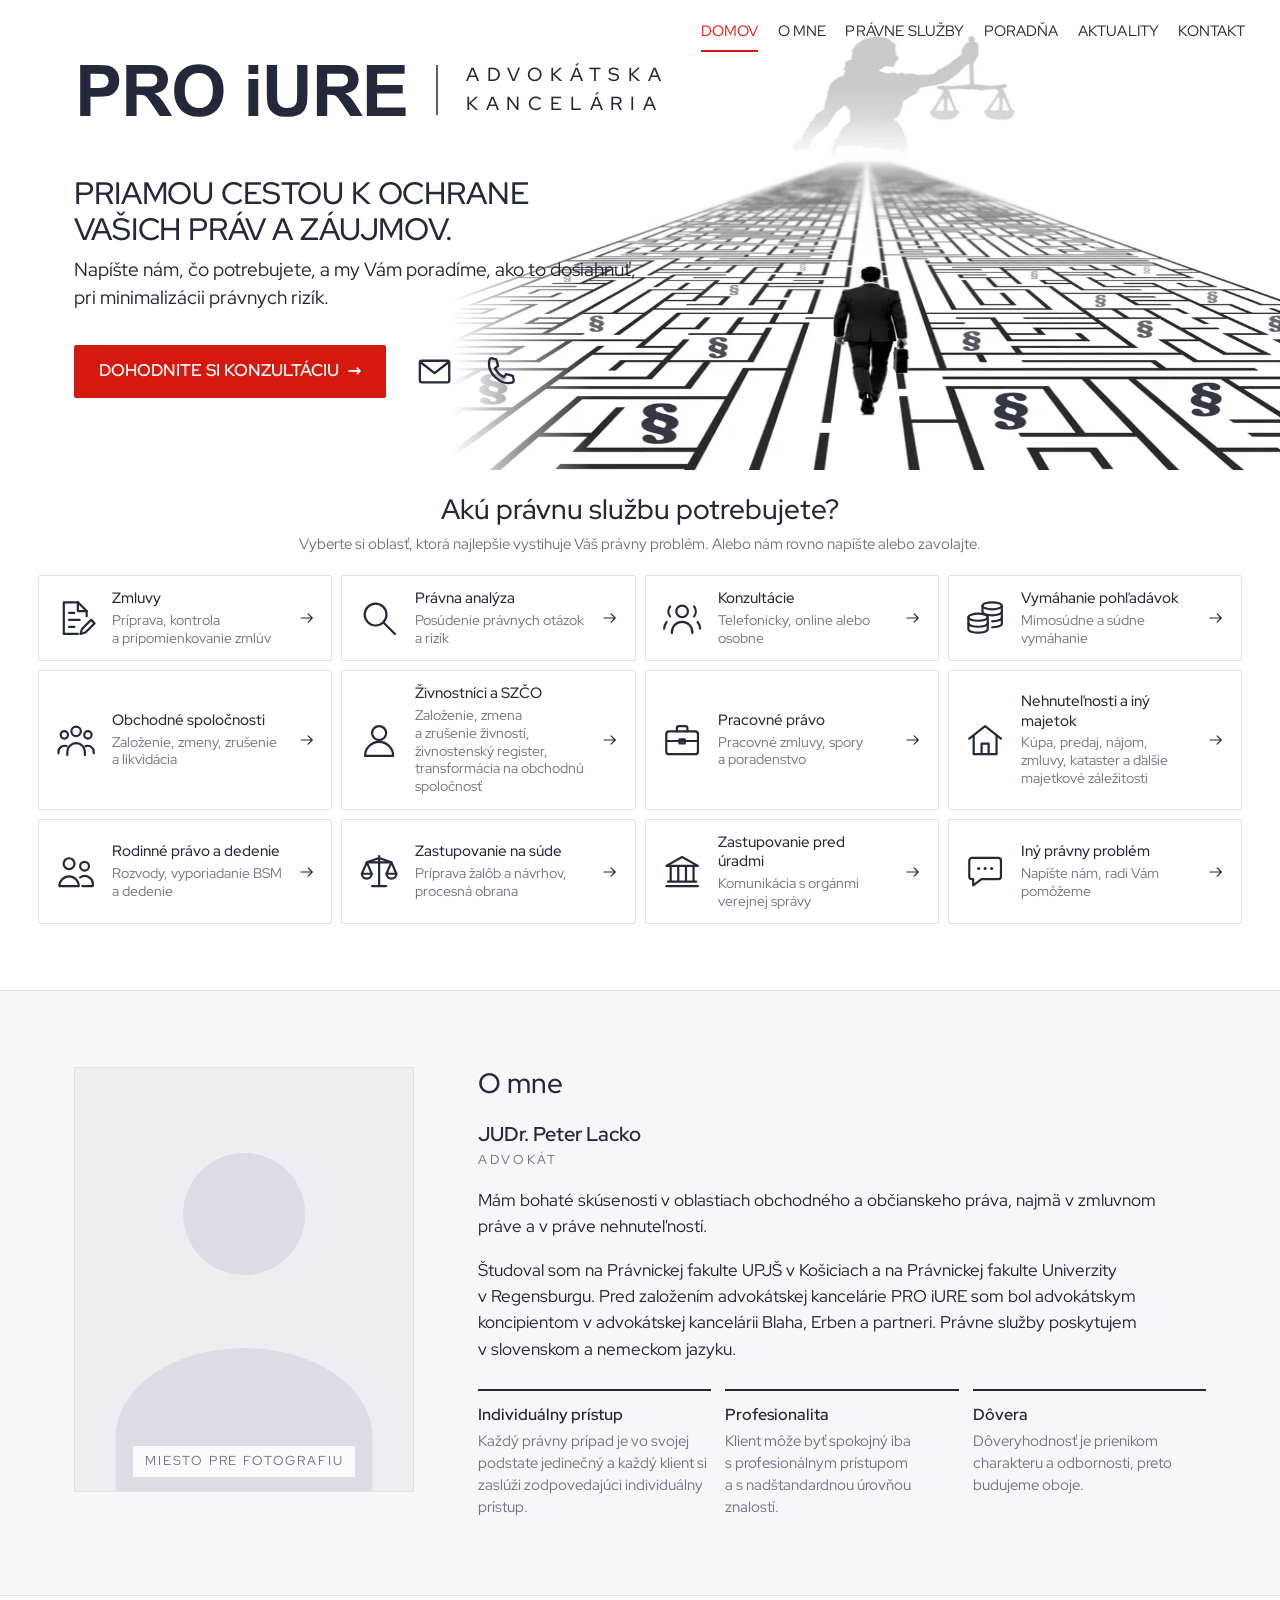
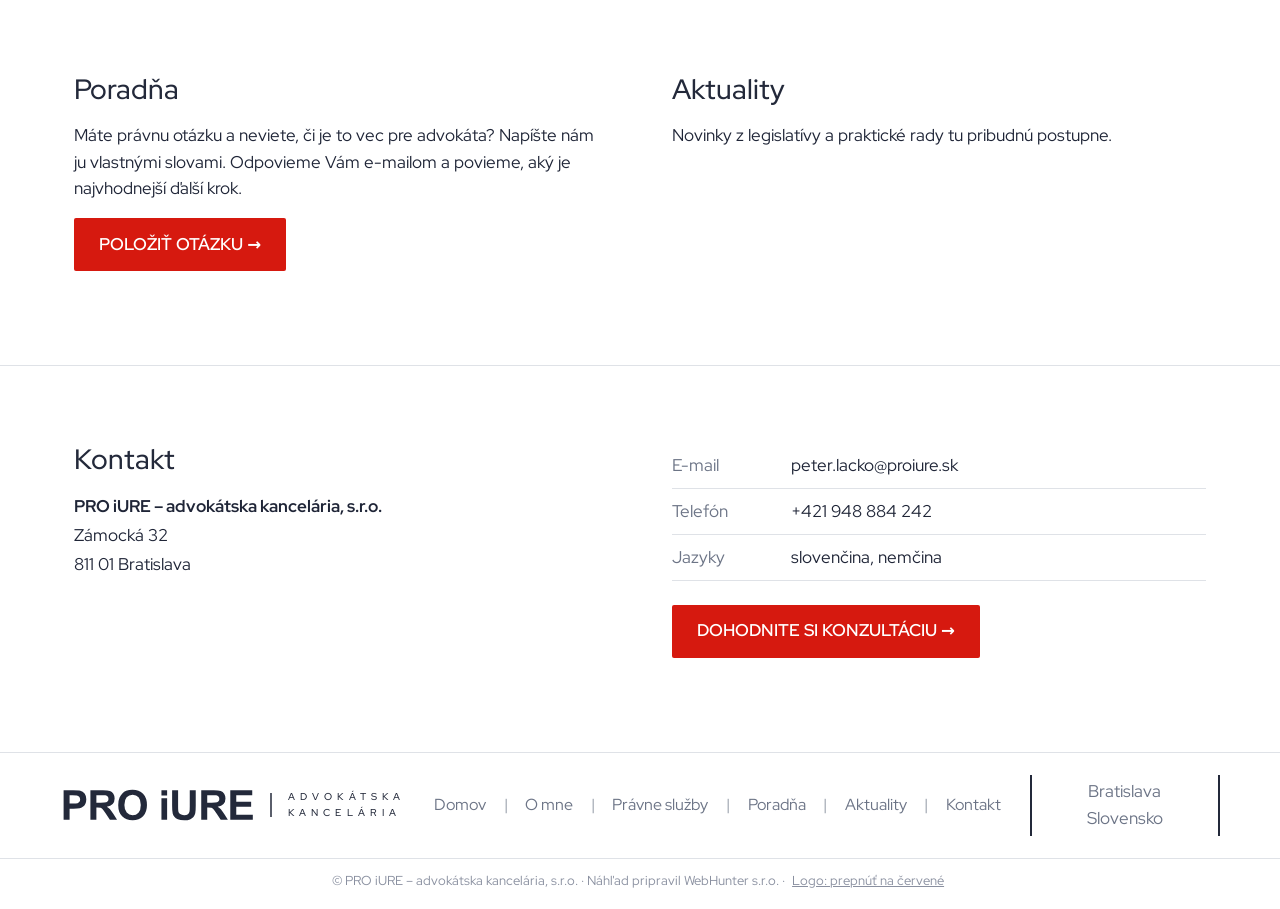
<file: index.html>
<!DOCTYPE html>
<html lang="sk"><head>
<meta charset="utf-8"><meta name="viewport" content="width=device-width,initial-scale=1">
<meta name="robots" content="noindex,nofollow">
<title>PRO iURE – advokátska kancelária, Bratislava</title>
<meta name="description" content="Advokátska kancelária PRO iURE, JUDr. Peter Lacko, Bratislava. Zmluvy, spoločnosti, nehnuteľnosti, pracovné právo, pohľadávky a zastupovanie, slovensky aj nemecky.">
<meta property="og:title" content="PRO iURE – advokátska kancelária, Bratislava">
<meta property="og:description" content="Priamou cestou k ochrane Vašich práv a záujmov.">
<meta property="og:image" content="https://webhunter-navrhy.github.io/sk-proiure/img/og.jpg">
<script type="application/ld+json">{"@context":"https://schema.org","@type":"LegalService","name":"PRO iURE – advokátska kancelária, s.r.o.","founder":{"@type":"Person","name":"JUDr. Peter Lacko"},"email":"peter.lacko@proiure.sk","telephone":"+421948884242","knowsLanguage":["sk","de"],"address":{"@type":"PostalAddress","streetAddress":"Zámocká 32","postalCode":"811 01","addressLocality":"Bratislava","addressCountry":"SK"}}</script>
<link rel="preconnect" href="https://fonts.googleapis.com"><link rel="preconnect" href="https://fonts.gstatic.com" crossorigin>
<link href="https://fonts.googleapis.com/css2?family=Red+Hat+Display:wght@400;500;600;700&display=swap" rel="stylesheet">
<link rel="preload" as="image" href="img/hero-lab.webp?v=40f56efb" media="(min-width:821px)">
<link rel="stylesheet" href="style.css?v=df9dfb89">
</head><body>
<header class="top">
<a class="logo" href="#domov" aria-label="PRO iURE – advokátska kancelária"><svg class="lw" viewBox="-2 -4 654 108" aria-hidden="true"><path transform="translate(0,100.0)" d="M10.163710777626195 0.0V-100.0H42.56480218281037Q60.982264665757164 -100.0 66.57571623465212 -98.49931787175989Q75.17053206002728 -96.24829467939973 80.96862210095497 -88.71077762619373Q86.76671214188268 -81.17326057298773 86.76671214188268 -69.23601637107777Q86.76671214188268 -60.027285129604365 83.4242837653479 -53.75170532060027Q80.0818553888131 -47.47612551159618 74.93178717598909 -43.89495225102319Q69.78171896316508 -40.3137789904502 64.46111869031378 -39.15416098226466Q57.23055934515689 -37.72169167803547 43.519781718963166 -37.72169167803547H30.354706684856755V0.0ZM30.354706684856755 -83.08321964529331V-54.70668485675307H41.40518417462483Q53.34242837653479 -54.70668485675307 57.36698499317872 -56.27557980900409Q61.391541609822646 -57.844474761255114 63.67667121418826 -61.186903137789905Q65.96180081855388 -64.5293315143247 65.96180081855388 -68.96316507503411Q65.96180081855388 -74.42019099590723 62.755798090040926 -77.96725784447477Q59.54979536152797 -81.5143246930423 54.63847203274216 -82.40109140518418Q51.02319236016371 -83.08321964529331 40.10914051841746 -83.08321964529331Z M100.61664392905865 0.0V-100.0H143.11323328785812Q159.14324693042292 -100.0 166.40791268758528 -97.3055934515689Q173.67257844474761 -94.61118690313779 178.03819918144612 -87.72169167803547Q182.40381991814462 -80.83219645293315 182.40381991814462 -71.96452933151433Q182.40381991814462 -60.70941336971351 175.78717598908594 -53.37653478854025Q169.17053206002728 -46.043656207366986 156.00545702592086 -44.13369713506139Q162.55388813096863 -40.3137789904502 166.81718963165076 -35.74351978171896Q171.08049113233287 -31.173260572987722 178.31105047748974 -19.508867667121418L190.52114597544337 0.0H166.3738062755798L151.7762619372442 -21.759890859481583Q144.0 -33.42428376534789 141.1350613915416 -36.45975443383357Q138.2701227830832 -39.49522510231924 135.06412005457025 -40.620736698499314Q131.85811732605728 -41.7462482946794 124.90040927694406 -41.7462482946794H120.80763983628921V0.0ZM120.80763983628921 -57.70804911323329H135.7462482946794Q150.27557980900409 -57.70804911323329 153.89085948158254 -58.93587994542974Q157.50613915416096 -60.16371077762619 159.5525238744884 -63.165075034106415Q161.59890859481584 -66.16643929058664 161.59890859481584 -70.66848567530695Q161.59890859481584 -75.7162346521146 158.90450204638472 -78.8199181446112Q156.2100954979536 -81.92360163710778 151.2987721691678 -82.74215552523874Q148.8431105047749 -83.08321964529331 136.56480218281035 -83.08321964529331H120.80763983628921Z M194.54843110504774 -49.38608458390178Q194.54843110504774 -64.66575716234652 199.11869031377898 -75.03410641200546Q202.5293315143247 -82.67394270122783 208.42974079126876 -88.74488403819919Q214.33015006821282 -94.81582537517053 221.35607094133695 -97.74897680763983Q230.70122783083218 -101.70532060027286 242.9113233287858 -101.70532060027286Q265.012278308322 -101.70532060027286 278.2796725784448 -87.99454297407914Q291.5470668485675 -74.2837653478854 291.5470668485675 -49.86357435197817Q291.5470668485675 -25.648021828103683 278.3819918144611 -11.971350613915416Q265.2169167803547 1.7053206002728514 243.18417462482947 1.7053206002728514Q220.87858117326056 1.7053206002728514 207.71350613915416 -11.903137789904502Q194.54843110504774 -25.511596180081856 194.54843110504774 -49.38608458390178ZM215.35334242837652 -50.068212824010914Q215.35334242837652 -33.08321964529332 223.19781718963162 -24.317871759890863Q231.04229195088675 -15.552523874488404 243.11596180081855 -15.552523874488404Q255.18963165075036 -15.552523874488404 262.9317871759891 -24.249658935879943Q270.6739427012278 -32.946793997271484 270.6739427012278 -50.34106412005457Q270.6739427012278 -67.53069577080491 263.1364256480218 -75.98908594815825Q255.59890859481584 -84.4474761255116 243.11596180081855 -84.4474761255116Q230.63301500682127 -84.4474761255116 222.99317871759888 -75.88676671214188Q215.35334242837652 -67.32605729877217 215.35334242837652 -50.068212824010914Z  M340.39290586630284 -82.26466575716235V-100.0H359.5607094133697V-82.26466575716235ZM340.39290586630284 0.0V-72.44201909959072H359.5607094133697V0.0Z M376.4120054570259 -100.0H396.60300136425644V-45.839017735334245Q396.60300136425644 -32.946793997271484 397.3533424283765 -29.1268758526603Q398.64938608458385 -22.987721691678036 403.5266030013642 -19.27012278308322Q408.40381991814456 -15.552523874488404 416.8622100954979 -15.552523874488404Q425.4570259208731 -15.552523874488404 429.82264665757157 -19.065484311050476Q434.1882673942701 -22.57844474761255 435.075034106412 -27.694406548431104Q435.96180081855385 -32.81036834924966 435.96180081855385 -44.679399727148706V-100.0H456.1527967257844V-47.47612551159618Q456.1527967257844 -29.46793997271487 454.5156889495225 -22.032742155525238Q452.87858117326056 -14.597544338335608 448.4788540245566 -9.481582537517053Q444.07912687585264 -4.365620736698499 436.7121418826739 -1.330150068212824Q429.3451568894952 1.7053206002728514 417.47612551159614 1.7053206002728514Q403.1514324693042 1.7053206002728514 395.75034106412 -1.6030013642564804Q388.34924965893583 -4.911323328785812 384.0518417462482 -10.197817189631651Q379.75443383356065 -15.48431105047749 378.3901773533424 -21.282401091405184Q376.4120054570259 -29.877216916780355 376.4120054570259 -46.65757162346521Z M474.70941336971345 0.0V-100.0H517.2060027285129Q533.2360163710778 -100.0 540.5006821282401 -97.3055934515689Q547.7653478854024 -94.61118690313779 552.1309686221009 -87.72169167803547Q556.4965893587994 -80.83219645293315 556.4965893587994 -71.96452933151433Q556.4965893587994 -60.70941336971351 549.8799454297407 -53.37653478854025Q543.263301500682 -46.043656207366986 530.0982264665756 -44.13369713506139Q536.6466575716235 -40.3137789904502 540.9099590723056 -35.74351978171896Q545.1732605729876 -31.173260572987722 552.4038199181446 -19.508867667121418L564.6139154160982 0.0H540.4665757162346L525.869031377899 -21.759890859481583Q518.0927694406548 -33.42428376534789 515.2278308321963 -36.45975443383357Q512.362892223738 -39.49522510231924 509.156889495225 -40.620736698499314Q505.9508867667121 -41.7462482946794 498.9931787175989 -41.7462482946794H494.900409276944V0.0ZM494.900409276944 -57.70804911323329H509.8390177353342Q524.3683492496589 -57.70804911323329 527.9836289222374 -58.93587994542974Q531.5989085948157 -60.16371077762619 533.6452933151431 -63.165075034106415Q535.6916780354707 -66.16643929058664 535.6916780354707 -70.66848567530695Q535.6916780354707 -75.7162346521146 532.9972714870396 -78.8199181446112Q530.3028649386084 -81.92360163710778 525.3915416098226 -82.74215552523874Q522.9358799454296 -83.08321964529331 510.6575716234652 -83.08321964529331H494.900409276944Z M572.7339699863574 0.0V-100.0H646.8813096862209V-83.08321964529331H592.9249658935879V-60.91405184174625H643.1296043656207V-44.065484311050476H592.9249658935879V-16.84856753069577H648.7912687585265V0.0Z"/></svg><span class="ld" aria-hidden="true"></span><span class="lt">Advokátska<br>kancelária</span></a>
<button class="burger" type="button" aria-label="Menu" aria-expanded="false" aria-controls="menu"><span></span></button>
<nav aria-label="Hlavné menu" id="menu"><a href="#domov" class="on">Domov</a><a href="#o-mne">O mne</a><a href="#sluzby">Právne služby</a><a href="#poradna">Poradňa</a><a href="#aktuality">Aktuality</a><a href="#kontakt">Kontakt</a></nav>
</header>
<main id="domov">
<section class="hero">
<picture class="hero-i"><source media="(max-width:820px)" srcset="img/hero-lab-m.webp?v=c7f4ad4f" width="800" height="742"><img src="img/hero-lab.webp?v=40f56efb" width="2000" height="1135" alt="Advokát s aktovkou kráča priamou cestou cez labyrint paragrafov k jemnej siluete justície s váhami"></picture>
<div class="hero-t">
<h1>Priamou cestou k ochrane <span>Vašich práv a záujmov.</span></h1>
<p class="lead">Napíšte nám, čo potrebujete, a my Vám poradíme, ako to dosiahnuť, <span>pri minimalizácii právnych rizík.</span></p>
<p class="cta"><a class="btn" href="#kontakt">Dohodnite si konzultáciu <span aria-hidden="true">→</span></a><a class="ic" href="mailto:peter.lacko@proiure.sk" aria-label="Napísať e-mail" title="peter.lacko@proiure.sk"><svg viewBox="0 0 24 24" aria-hidden="true"><rect x="2.5" y="5" width="19" height="14" rx="1.2"/><path d="M3 6l9 7 9-7"/></svg></a><a class="ic" href="tel:+421948884242" aria-label="Zavolať" title="+421 948 884 242"><svg viewBox="0 0 24 24" aria-hidden="true"><path d="M6.6 3.5l2.6.6 1.2 4.2-2 1.6a12 12 0 0 0 5.7 5.7l1.6-2 4.2 1.2.6 2.6c.2.8-.3 1.6-1.1 1.8C11.5 21 3 12.5 4.8 4.6c.2-.8 1-1.3 1.8-1.1z"/></svg></a></p>
</div>
</section>

<section id="sluzby" class="sec">
<h2>Akú právnu službu potrebujete?</h2>
<p class="sub">Vyberte si oblasť, ktorá najlepšie vystihuje Váš právny problém. Alebo nám rovno napíšte alebo zavolajte.</p>
<div class="tiles">
<a class="tile" href="#s-zmluvy" data-open="zmluvy" aria-controls="s-zmluvy" aria-expanded="false"><svg class="ti" viewBox="0 0 24 24" aria-hidden="true"><path d="M13 3H5v18h8"/><path d="M13 3l5 5v3"/><path d="M13 3v5h5"/><path d="M8 9h3M8 13h6M8 17h3"/><path d="M14.5 21l.8-2.8 5.2-5.2 2 2-5.2 5.2z"/></svg><span><b>Zmluvy</b><small>Príprava, kontrola a pripomienkovanie zmlúv</small></span><svg class="ar" viewBox="0 0 24 24" aria-hidden="true"><path d="M4 12h15M13.5 6.5L19 12l-5.5 5.5"/></svg></a>
<a class="tile" href="#s-analyza" data-open="analyza" aria-controls="s-analyza" aria-expanded="false"><svg class="ti" viewBox="0 0 24 24" aria-hidden="true"><circle cx="10" cy="10" r="6.2"/><path d="M14.6 14.6L21 21"/></svg><span><b>Právna analýza</b><small>Posúdenie právnych otázok a rizík</small></span><svg class="ar" viewBox="0 0 24 24" aria-hidden="true"><path d="M4 12h15M13.5 6.5L19 12l-5.5 5.5"/></svg></a>
<a class="tile" href="#s-konzultacie" data-open="konzultacie" aria-controls="s-konzultacie" aria-expanded="false"><svg class="ti" viewBox="0 0 24 24" aria-hidden="true"><circle cx="12" cy="8.2" r="3.3"/><path d="M6.2 20.5v-.6a5.8 5.8 0 0 1 11.6 0v.6"/><path d="M5.2 5.4a4.4 4.4 0 0 0 0 5.6"/><path d="M18.8 5.4a4.4 4.4 0 0 1 0 5.6"/><path d="M3.2 14.2A6.5 6.5 0 0 0 1.8 18"/><path d="M20.8 14.2a6.5 6.5 0 0 1 1.4 3.8"/></svg><span><b>Konzultácie</b><small>Telefonicky, online alebo osobne</small></span><svg class="ar" viewBox="0 0 24 24" aria-hidden="true"><path d="M4 12h15M13.5 6.5L19 12l-5.5 5.5"/></svg></a>
<a class="tile" href="#s-pohladavky" data-open="pohladavky" aria-controls="s-pohladavky" aria-expanded="false"><svg class="ti" viewBox="0 0 24 24" aria-hidden="true"><ellipse cx="16" cy="5" rx="5.5" ry="2"/><path d="M10.5 5v3.4c0 1.1 2.5 2 5.5 2s5.5-.9 5.5-2V5"/><path d="M21.5 8.4v3.4c0 1.1-2.5 2-5.5 2"/><path d="M21.5 11.8v3.4c0 1.1-2.5 2-5.5 2"/><ellipse cx="8" cy="11.5" rx="5.5" ry="2"/><path d="M2.5 11.5v3.4c0 1.1 2.5 2 5.5 2s5.5-.9 5.5-2v-3.4"/><path d="M2.5 14.9v3.4c0 1.1 2.5 2 5.5 2s5.5-.9 5.5-2v-3.4"/></svg><span><b>Vymáhanie poh<span class="lc">ľ</span>adávok</b><small>Mimosúdne a súdne vymáhanie</small></span><svg class="ar" viewBox="0 0 24 24" aria-hidden="true"><path d="M4 12h15M13.5 6.5L19 12l-5.5 5.5"/></svg></a>
<a class="tile" href="#s-spolocnosti" data-open="spolocnosti" aria-controls="s-spolocnosti" aria-expanded="false"><svg class="ti" viewBox="0 0 24 24" aria-hidden="true"><circle cx="12" cy="7" r="2.7"/><circle cx="5.3" cy="9" r="2.1"/><circle cx="18.7" cy="9" r="2.1"/><path d="M7 20.5v-1.8a5 5 0 0 1 10 0v1.8"/><path d="M2 19.5v-.8a3.5 3.5 0 0 1 4.6-3.3"/><path d="M22 19.5v-.8a3.5 3.5 0 0 0-4.6-3.3"/></svg><span><b>Obchodné spoločnosti</b><small>Založenie, zmeny, zrušenie a likvidácia</small></span><svg class="ar" viewBox="0 0 24 24" aria-hidden="true"><path d="M4 12h15M13.5 6.5L19 12l-5.5 5.5"/></svg></a>
<a class="tile" href="#s-zivnostnici" data-open="zivnostnici" aria-controls="s-zivnostnici" aria-expanded="false"><svg class="ti" viewBox="0 0 24 24" aria-hidden="true"><circle cx="12" cy="8" r="4"/><path d="M4 21a8 8 0 0 1 16 0z"/></svg><span><b>Živnostníci a SZČO</b><small>Založenie, zmena a zrušenie živností, živnostenský register, transformácia na obchodnú spoločnosť</small></span><svg class="ar" viewBox="0 0 24 24" aria-hidden="true"><path d="M4 12h15M13.5 6.5L19 12l-5.5 5.5"/></svg></a>
<a class="tile" href="#s-praca" data-open="praca" aria-controls="s-praca" aria-expanded="false"><svg class="ti" viewBox="0 0 24 24" aria-hidden="true"><rect x="3" y="7" width="18" height="13" rx="1.6"/><path d="M9 7V5.2C9 4.5 9.5 4 10.2 4h3.6c.7 0 1.2.5 1.2 1.2V7"/><path d="M3 12.5h18"/><path d="M10.5 11.5h3v2.4h-3z"/></svg><span><b>Pracovné právo</b><small>Pracovné zmluvy, spory a poradenstvo</small></span><svg class="ar" viewBox="0 0 24 24" aria-hidden="true"><path d="M4 12h15M13.5 6.5L19 12l-5.5 5.5"/></svg></a>
<a class="tile" href="#s-nehnutelnosti" data-open="nehnutelnosti" aria-controls="s-nehnutelnosti" aria-expanded="false"><svg class="ti" viewBox="0 0 24 24" aria-hidden="true"><path d="M3 11.2L12 4l9 7.2"/><path d="M5.5 9.4V20h13V9.4"/><path d="M10 20v-6h4v6"/></svg><span><b>Nehnute<span class="lc">ľ</span>nosti a iný majetok</b><small>Kúpa, predaj, nájom, zmluvy, kataster a ďalšie majetkové záležitosti</small></span><svg class="ar" viewBox="0 0 24 24" aria-hidden="true"><path d="M4 12h15M13.5 6.5L19 12l-5.5 5.5"/></svg></a>
<a class="tile" href="#s-rodina" data-open="rodina" aria-controls="s-rodina" aria-expanded="false"><svg class="ti" viewBox="0 0 24 24" aria-hidden="true"><circle cx="8" cy="7.8" r="3.1"/><circle cx="16.8" cy="9.2" r="2.5"/><path d="M2.5 20.5a5.5 5.5 0 0 1 11 0z"/><path d="M14.3 15.6a4.6 4.6 0 0 1 7.2 3.8v1.1h-6"/></svg><span><b>Rodinné právo a dedenie</b><small>Rozvody, vyporiadanie BSM a dedenie</small></span><svg class="ar" viewBox="0 0 24 24" aria-hidden="true"><path d="M4 12h15M13.5 6.5L19 12l-5.5 5.5"/></svg></a>
<a class="tile" href="#s-sud" data-open="sud" aria-controls="s-sud" aria-expanded="false"><svg class="ti" viewBox="0 0 24 24" aria-hidden="true"><path d="M12 3.5v16.5M8 20.5h8M5 7h14M12 4.5l-7 2.5M12 4.5l7 2.5"/><path d="M5 7l-2.8 6.5h5.6z"/><path d="M19 7l-2.8 6.5h5.6z"/><path d="M2.2 13.5a2.8 2.8 0 0 0 5.6 0M16.2 13.5a2.8 2.8 0 0 0 5.6 0"/></svg><span><b>Zastupovanie na súde</b><small>Príprava žalôb a návrhov, procesná obrana</small></span><svg class="ar" viewBox="0 0 24 24" aria-hidden="true"><path d="M4 12h15M13.5 6.5L19 12l-5.5 5.5"/></svg></a>
<a class="tile" href="#s-urady" data-open="urady" aria-controls="s-urady" aria-expanded="false"><svg class="ti" viewBox="0 0 24 24" aria-hidden="true"><path d="M3 9l9-5 9 5z"/><path d="M5.5 9.5v8M9.8 9.5v8M14.2 9.5v8M18.5 9.5v8"/><path d="M4 18h16M3 20.5h18"/></svg><span><b>Zastupovanie pred úradmi</b><small>Komunikácia s orgánmi verejnej správy</small></span><svg class="ar" viewBox="0 0 24 24" aria-hidden="true"><path d="M4 12h15M13.5 6.5L19 12l-5.5 5.5"/></svg></a>
<a class="tile" href="#s-ine" data-open="ine" aria-controls="s-ine" aria-expanded="false"><svg class="ti" viewBox="0 0 24 24" aria-hidden="true"><path d="M4.5 4.5h15a1.5 1.5 0 0 1 1.5 1.5v9a1.5 1.5 0 0 1-1.5 1.5H10l-4.8 3.6V16.5H4.5A1.5 1.5 0 0 1 3 15V6a1.5 1.5 0 0 1 1.5-1.5z"/><circle cx="8.3" cy="10.5" r=".9" class="f"/><circle cx="12" cy="10.5" r=".9" class="f"/><circle cx="15.7" cy="10.5" r=".9" class="f"/></svg><span><b>Iný právny problém</b><small>Napíšte nám, radi Vám pomôžeme</small></span><svg class="ar" viewBox="0 0 24 24" aria-hidden="true"><path d="M4 12h15M13.5 6.5L19 12l-5.5 5.5"/></svg></a>
</div>
<div class="dets" id="detaily">
<article id="s-zmluvy" class="det" tabindex="-1"><h3>Zmluvy</h3><p>Vypracovanie a posudzovanie obchodnoprávnych a občianskoprávnych zmlúv. Zmluvu pred podpisom skontrolujeme a upozorníme Vás na riziká.</p><a class="btn" href="mailto:peter.lacko@proiure.sk?subject=Zmluvy">Napíšte nám →</a></article>
<article id="s-analyza" class="det" tabindex="-1"><h3>Právna analýza</h3><p>Posúdime Vašu právnu otázku alebo plánovaný krok a povieme Vám, aké riziká z neho plynú a ako ich obmedziť.</p><a class="btn" href="mailto:peter.lacko@proiure.sk?subject=Pr%C3%A1vna%20anal%C3%BDza">Napíšte nám →</a></article>
<article id="s-konzultacie" class="det" tabindex="-1"><h3>Konzultácie</h3><p>Konzultáciu si môžete dohodnúť telefonicky, online alebo osobne v kancelárii v Bratislave. Najrýchlejšie nám napíšte, čo potrebujete.</p><a class="btn" href="mailto:peter.lacko@proiure.sk?subject=Konzult%C3%A1cie">Napíšte nám →</a></article>
<article id="s-pohladavky" class="det" tabindex="-1"><h3>Vymáhanie poh<span class="lc">ľ</span>adávok</h3><p>Mimosúdne aj súdne vymáhanie poh<span class="lc">ľ</span>adávok, zastupovanie verite<span class="lc">ľ</span>ov vrátane konkurzného konania.</p><a class="btn" href="mailto:peter.lacko@proiure.sk?subject=Vym%C3%A1hanie%20poh%C4%BEad%C3%A1vok">Napíšte nám →</a></article>
<article id="s-spolocnosti" class="det" tabindex="-1"><h3>Obchodné spoločnosti</h3><p>Zakladanie obchodných spoločností, zmeny v obchodnom registri, valné zhromaždenia, zbierka listín, splynutie, zlúčenie a rozdelenie, zrušenie a likvidácia.</p><a class="btn" href="mailto:peter.lacko@proiure.sk?subject=Obchodn%C3%A9%20spolo%C4%8Dnosti">Napíšte nám →</a></article>
<article id="s-zivnostnici" class="det" tabindex="-1"><h3>Živnostníci a SZČO</h3><p>Založenie, zmena a zrušenie živnosti, zápisy v živnostenskom registri a transformácia podnikania živnostníka na obchodnú spoločnosť.</p><a class="btn" href="mailto:peter.lacko@proiure.sk?subject=%C5%BDivnostn%C3%ADci%20a%20SZ%C4%8CO">Napíšte nám →</a></article>
<article id="s-praca" class="det" tabindex="-1"><h3>Pracovné právo</h3><p>Pracovné zmluvy, skončenie pracovného pomeru a zastupovanie na súdoch v pracovnoprávnych sporoch.</p><a class="btn" href="mailto:peter.lacko@proiure.sk?subject=Pracovn%C3%A9%20pr%C3%A1vo">Napíšte nám →</a></article>
<article id="s-nehnutelnosti" class="det" tabindex="-1"><h3>Nehnute<span class="lc">ľ</span>nosti a iný majetok</h3><p>Nadobúdanie a prevod nehnute<span class="lc">ľ</span>ností, nájomné a kúpne zmluvy, návrhy na vklad do katastra a ďalšie majetkové záležitosti.</p><a class="btn" href="mailto:peter.lacko@proiure.sk?subject=Nehnute%C4%BEnosti%20a%20in%C3%BD%20majetok">Napíšte nám →</a></article>
<article id="s-rodina" class="det" tabindex="-1"><h3>Rodinné právo a dedenie</h3><p>Rozvody, vyporiadanie bezpodielového spoluvlastníctva manželov a dedičské konanie.</p><a class="btn" href="mailto:peter.lacko@proiure.sk?subject=Rodinn%C3%A9%20pr%C3%A1vo%20a%20dedenie">Napíšte nám →</a></article>
<article id="s-sud" class="det" tabindex="-1"><h3>Zastupovanie na súde</h3><p>Príprava žalôb, návrhov a opravných prostriedkov a zastupovanie pred súdmi vo všetkých stupňoch konania.</p><a class="btn" href="mailto:peter.lacko@proiure.sk?subject=Zastupovanie%20na%20s%C3%BAde">Napíšte nám →</a></article>
<article id="s-urady" class="det" tabindex="-1"><h3>Zastupovanie pred úradmi</h3><p>Zastupovanie v správnom konaní, vypracovanie podaní a návrhov, opravné prostriedky a súdne preskúmanie rozhodnutí.</p><a class="btn" href="mailto:peter.lacko@proiure.sk?subject=Zastupovanie%20pred%20%C3%BAradmi">Napíšte nám →</a></article>
<article id="s-ine" class="det" tabindex="-1"><h3>Iný právny problém</h3><p>Nenašli ste svoju oblasť? Napíšte nám, o čo ide, a povieme Vám, či Vám vieme pomôcť a ako ďalej.</p><a class="btn" href="mailto:peter.lacko@proiure.sk?subject=In%C3%BD%20pr%C3%A1vny%20probl%C3%A9m">Napíšte nám →</a></article>
</div>
</section>

<section id="o-mne" class="sec omne">
<div class="o-grid">
<figure class="o-foto"><div class="o-ph"><span>Miesto pre fotografiu</span></div></figure>
<div class="o-t">
<h2>O mne</h2>
<p class="o-name">JUDr. Peter Lacko</p><p class="o-role">advokát</p>
<p>Mám bohaté skúsenosti v oblastiach obchodného a občianskeho práva, najmä v zmluvnom práve a v práve nehnute<span class="lc">ľ</span>ností.</p>
<p>Študoval som na Právnickej fakulte UPJŠ v Košiciach a na Právnickej fakulte Univerzity v Regensburgu. Pred založením advokátskej kancelárie PRO iURE som bol advokátskym koncipientom v advokátskej kancelárii Blaha, Erben a partneri. Právne služby poskytujem v slovenskom a nemeckom jazyku.</p>
<ul class="hod">
<li><b>Individuálny prístup</b>Každý právny prípad je vo svojej podstate jedinečný a každý klient si zaslúži zodpovedajúci individuálny prístup.</li>
<li><b>Profesionalita</b>Klient môže byť spokojný iba s profesionálnym prístupom a s nadštandardnou úrovňou znalostí.</li>
<li><b>Dôvera</b>Dôveryhodnosť je prienikom charakteru a odbornosti, preto budujeme oboje.</li>
</ul>
</div>
</div>
</section>

<section id="poradna" class="sec pk">
<div class="pk-grid">
<div><h2>Poradňa</h2><p>Máte právnu otázku a neviete, či je to vec pre advokáta? Napíšte nám ju vlastnými slovami. Odpovieme Vám e-mailom a povieme, aký je najvhodnejší ďalší krok.</p><p><a class="btn" href="mailto:peter.lacko@proiure.sk?subject=Ot%C3%A1zka%20do%20poradne">Položiť otázku →</a></p></div>
<div id="aktuality"><h2>Aktuality</h2><p>Novinky z legislatívy a praktické rady tu pribudnú postupne.</p></div>
</div>
</section>

<section id="kontakt" class="sec pk">
<div class="pk-grid">
<div><h2>Kontakt</h2><address><strong>PRO iURE – advokátska kancelária, s.r.o.</strong><br>Zámocká 32<br>811 01 Bratislava</address></div>
<div><dl class="kd"><div><dt>E-mail</dt><dd><a href="mailto:peter.lacko@proiure.sk">peter.lacko@proiure.sk</a></dd></div><div><dt>Telefón</dt><dd><a href="tel:+421948884242">+421 948 884 242</a></dd></div><div><dt>Jazyky</dt><dd>slovenčina, nemčina</dd></div></dl>
<p><a class="btn" href="mailto:peter.lacko@proiure.sk?subject=Konzult%C3%A1cia">Dohodnite si konzultáciu →</a></p></div>
</div>
</section>
</main>
<footer>
<div class="f-in">
<a class="logo flogo" href="#domov" aria-label="PRO iURE – advokátska kancelária"><svg class="lw" viewBox="-2 -4 654 108" aria-hidden="true"><path transform="translate(0,100.0)" d="M10.163710777626195 0.0V-100.0H42.56480218281037Q60.982264665757164 -100.0 66.57571623465212 -98.49931787175989Q75.17053206002728 -96.24829467939973 80.96862210095497 -88.71077762619373Q86.76671214188268 -81.17326057298773 86.76671214188268 -69.23601637107777Q86.76671214188268 -60.027285129604365 83.4242837653479 -53.75170532060027Q80.0818553888131 -47.47612551159618 74.93178717598909 -43.89495225102319Q69.78171896316508 -40.3137789904502 64.46111869031378 -39.15416098226466Q57.23055934515689 -37.72169167803547 43.519781718963166 -37.72169167803547H30.354706684856755V0.0ZM30.354706684856755 -83.08321964529331V-54.70668485675307H41.40518417462483Q53.34242837653479 -54.70668485675307 57.36698499317872 -56.27557980900409Q61.391541609822646 -57.844474761255114 63.67667121418826 -61.186903137789905Q65.96180081855388 -64.5293315143247 65.96180081855388 -68.96316507503411Q65.96180081855388 -74.42019099590723 62.755798090040926 -77.96725784447477Q59.54979536152797 -81.5143246930423 54.63847203274216 -82.40109140518418Q51.02319236016371 -83.08321964529331 40.10914051841746 -83.08321964529331Z M100.61664392905865 0.0V-100.0H143.11323328785812Q159.14324693042292 -100.0 166.40791268758528 -97.3055934515689Q173.67257844474761 -94.61118690313779 178.03819918144612 -87.72169167803547Q182.40381991814462 -80.83219645293315 182.40381991814462 -71.96452933151433Q182.40381991814462 -60.70941336971351 175.78717598908594 -53.37653478854025Q169.17053206002728 -46.043656207366986 156.00545702592086 -44.13369713506139Q162.55388813096863 -40.3137789904502 166.81718963165076 -35.74351978171896Q171.08049113233287 -31.173260572987722 178.31105047748974 -19.508867667121418L190.52114597544337 0.0H166.3738062755798L151.7762619372442 -21.759890859481583Q144.0 -33.42428376534789 141.1350613915416 -36.45975443383357Q138.2701227830832 -39.49522510231924 135.06412005457025 -40.620736698499314Q131.85811732605728 -41.7462482946794 124.90040927694406 -41.7462482946794H120.80763983628921V0.0ZM120.80763983628921 -57.70804911323329H135.7462482946794Q150.27557980900409 -57.70804911323329 153.89085948158254 -58.93587994542974Q157.50613915416096 -60.16371077762619 159.5525238744884 -63.165075034106415Q161.59890859481584 -66.16643929058664 161.59890859481584 -70.66848567530695Q161.59890859481584 -75.7162346521146 158.90450204638472 -78.8199181446112Q156.2100954979536 -81.92360163710778 151.2987721691678 -82.74215552523874Q148.8431105047749 -83.08321964529331 136.56480218281035 -83.08321964529331H120.80763983628921Z M194.54843110504774 -49.38608458390178Q194.54843110504774 -64.66575716234652 199.11869031377898 -75.03410641200546Q202.5293315143247 -82.67394270122783 208.42974079126876 -88.74488403819919Q214.33015006821282 -94.81582537517053 221.35607094133695 -97.74897680763983Q230.70122783083218 -101.70532060027286 242.9113233287858 -101.70532060027286Q265.012278308322 -101.70532060027286 278.2796725784448 -87.99454297407914Q291.5470668485675 -74.2837653478854 291.5470668485675 -49.86357435197817Q291.5470668485675 -25.648021828103683 278.3819918144611 -11.971350613915416Q265.2169167803547 1.7053206002728514 243.18417462482947 1.7053206002728514Q220.87858117326056 1.7053206002728514 207.71350613915416 -11.903137789904502Q194.54843110504774 -25.511596180081856 194.54843110504774 -49.38608458390178ZM215.35334242837652 -50.068212824010914Q215.35334242837652 -33.08321964529332 223.19781718963162 -24.317871759890863Q231.04229195088675 -15.552523874488404 243.11596180081855 -15.552523874488404Q255.18963165075036 -15.552523874488404 262.9317871759891 -24.249658935879943Q270.6739427012278 -32.946793997271484 270.6739427012278 -50.34106412005457Q270.6739427012278 -67.53069577080491 263.1364256480218 -75.98908594815825Q255.59890859481584 -84.4474761255116 243.11596180081855 -84.4474761255116Q230.63301500682127 -84.4474761255116 222.99317871759888 -75.88676671214188Q215.35334242837652 -67.32605729877217 215.35334242837652 -50.068212824010914Z  M340.39290586630284 -82.26466575716235V-100.0H359.5607094133697V-82.26466575716235ZM340.39290586630284 0.0V-72.44201909959072H359.5607094133697V0.0Z M376.4120054570259 -100.0H396.60300136425644V-45.839017735334245Q396.60300136425644 -32.946793997271484 397.3533424283765 -29.1268758526603Q398.64938608458385 -22.987721691678036 403.5266030013642 -19.27012278308322Q408.40381991814456 -15.552523874488404 416.8622100954979 -15.552523874488404Q425.4570259208731 -15.552523874488404 429.82264665757157 -19.065484311050476Q434.1882673942701 -22.57844474761255 435.075034106412 -27.694406548431104Q435.96180081855385 -32.81036834924966 435.96180081855385 -44.679399727148706V-100.0H456.1527967257844V-47.47612551159618Q456.1527967257844 -29.46793997271487 454.5156889495225 -22.032742155525238Q452.87858117326056 -14.597544338335608 448.4788540245566 -9.481582537517053Q444.07912687585264 -4.365620736698499 436.7121418826739 -1.330150068212824Q429.3451568894952 1.7053206002728514 417.47612551159614 1.7053206002728514Q403.1514324693042 1.7053206002728514 395.75034106412 -1.6030013642564804Q388.34924965893583 -4.911323328785812 384.0518417462482 -10.197817189631651Q379.75443383356065 -15.48431105047749 378.3901773533424 -21.282401091405184Q376.4120054570259 -29.877216916780355 376.4120054570259 -46.65757162346521Z M474.70941336971345 0.0V-100.0H517.2060027285129Q533.2360163710778 -100.0 540.5006821282401 -97.3055934515689Q547.7653478854024 -94.61118690313779 552.1309686221009 -87.72169167803547Q556.4965893587994 -80.83219645293315 556.4965893587994 -71.96452933151433Q556.4965893587994 -60.70941336971351 549.8799454297407 -53.37653478854025Q543.263301500682 -46.043656207366986 530.0982264665756 -44.13369713506139Q536.6466575716235 -40.3137789904502 540.9099590723056 -35.74351978171896Q545.1732605729876 -31.173260572987722 552.4038199181446 -19.508867667121418L564.6139154160982 0.0H540.4665757162346L525.869031377899 -21.759890859481583Q518.0927694406548 -33.42428376534789 515.2278308321963 -36.45975443383357Q512.362892223738 -39.49522510231924 509.156889495225 -40.620736698499314Q505.9508867667121 -41.7462482946794 498.9931787175989 -41.7462482946794H494.900409276944V0.0ZM494.900409276944 -57.70804911323329H509.8390177353342Q524.3683492496589 -57.70804911323329 527.9836289222374 -58.93587994542974Q531.5989085948157 -60.16371077762619 533.6452933151431 -63.165075034106415Q535.6916780354707 -66.16643929058664 535.6916780354707 -70.66848567530695Q535.6916780354707 -75.7162346521146 532.9972714870396 -78.8199181446112Q530.3028649386084 -81.92360163710778 525.3915416098226 -82.74215552523874Q522.9358799454296 -83.08321964529331 510.6575716234652 -83.08321964529331H494.900409276944Z M572.7339699863574 0.0V-100.0H646.8813096862209V-83.08321964529331H592.9249658935879V-60.91405184174625H643.1296043656207V-44.065484311050476H592.9249658935879V-16.84856753069577H648.7912687585265V0.0Z"/></svg><span class="ld" aria-hidden="true"></span><span class="lt">Advokátska<br>kancelária</span></a>
<nav class="fnav" aria-label="Pätička"><a href="#domov">Domov</a><span aria-hidden="true">|</span><a href="#o-mne">O mne</a><span aria-hidden="true">|</span><a href="#sluzby">Právne služby</a><span aria-hidden="true">|</span><a href="#poradna">Poradňa</a><span aria-hidden="true">|</span><a href="#aktuality">Aktuality</a><span aria-hidden="true">|</span><a href="#kontakt">Kontakt</a></nav>
<p class="fmesto">Bratislava<br>Slovensko</p>
</div>
<p class="wh">© PRO iURE – advokátska kancelária, s.r.o. · Náh<span class="lc">ľ</span>ad pripravil WebHunter s.r.o. · <button type="button" id="logo-farba">Logo: prepnúť na červené</button></p>
</footer>
<script src="app.js?v=5cc9f8a8"></script>
</body></html>
</file>
<file: style.css>
/* PRO iURE – podľa vizuálu klienta „úvodná stránka final 3“ (27. 10. 2026) */
:root{--ink:#1f2537;--navy:#23293a;--red:#d6190f;--red2:#b5130b;--grey:#6c7486;--line:#dfe2e7;--bg:#fff;--soft:#f6f7f9;
--pad:clamp(16px,5.8vw,90px);--max:1500px;font-family:"Red Hat Display",system-ui,-apple-system,"Segoe UI",sans-serif}
*{box-sizing:border-box}
html{scroll-behavior:smooth;scroll-padding-top:20px}
body{margin:0;background:var(--bg);color:var(--ink);font-size:17px;line-height:1.55;-webkit-font-smoothing:antialiased}
a{color:inherit}
:focus-visible{outline:2px solid var(--red);outline-offset:3px}
img{max-width:100%;display:block}
h1,h2,h3{font-weight:500;line-height:1.15;margin:0}

/* logo – tmavé (predvolené) alebo červené */
.logo{display:inline-flex;align-items:center;gap:clamp(14px,2.2vw,34px);text-decoration:none;color:var(--navy)}
.logo .lw{height:clamp(40px,4.3vw,64px);width:auto;fill:currentColor;display:block}
.logo .ld{width:2px;align-self:stretch;background:currentColor;opacity:.75;margin:4px 0}
.logo .lt{font-size:clamp(12px,1.45vw,22px);letter-spacing:.42em;text-transform:uppercase;line-height:1.55;font-weight:500;white-space:nowrap}
.logo.or{color:var(--red)}

/* hlavička */
.top{position:absolute;inset:0 0 auto 0;z-index:5;padding:clamp(18px,2.4vw,40px) var(--pad) 0;pointer-events:none}
.top>*{pointer-events:auto}
.top .logo{position:absolute;left:var(--pad);top:clamp(56px,4.8vw,74px)}
#menu{position:absolute;right:max(16px,2.7vw);top:16px;display:flex;gap:clamp(14px,1.5vw,28px)}
#menu a{text-decoration:none;text-transform:uppercase;font-size:15px;letter-spacing:.01em;color:var(--navy);padding:4px 0 7px;border-bottom:2px solid transparent;transition:border-color .2s}
#menu a:hover,#menu a.on{border-color:var(--red)}
#menu a.on{color:var(--red)}
.burger{display:none}

/* hero */
.hero{position:relative;height:clamp(470px,31.25vw,600px);overflow:hidden;background:#fff}
.hero-i{position:absolute;right:0;top:0;height:100%;aspect-ratio:2000/1135}
.hero-i img{display:block;width:100%;height:100%;
  -webkit-mask-image:linear-gradient(90deg,transparent 0,#000 17%);mask-image:linear-gradient(90deg,transparent 0,#000 17%)}
.hero-t{position:relative;z-index:2;padding:calc(clamp(56px,4.8vw,74px) + clamp(40px,4.3vw,64px) + clamp(44px,4.6vw,70px)) var(--pad) 0;max-width:min(57%,900px)}
h1{text-transform:uppercase;font-size:clamp(27px,2.45vw,40px);letter-spacing:-.005em;font-weight:500;color:var(--navy)}
h1 span,.lead span{display:block}
.lead{font-size:clamp(17px,1.45vw,23px);line-height:1.5;margin:.45em 0 0;color:var(--ink);max-width:36em}
.cta{display:flex;align-items:center;gap:clamp(16px,2.3vw,36px);margin:clamp(22px,2.6vw,42px) 0 0}
.btn{display:inline-flex;align-items:center;gap:.5em;background:var(--red);color:#fff;text-decoration:none;text-transform:uppercase;font-weight:600;font-size:clamp(15px,1.3vw,20px);padding:.82em 1.5em;border-radius:2px;transition:background .2s}
.btn:hover{background:var(--red2)}
.cta .ic{display:inline-flex;color:var(--navy)}
.cta .ic svg{width:clamp(34px,2.9vw,46px);height:auto;fill:none;stroke:currentColor;stroke-width:1.5;stroke-linejoin:round}
.cta .ic:hover{color:var(--red)}

/* služby 4 × 3 */
.sec{padding:clamp(48px,6vw,90px) var(--pad)}
#sluzby{padding:clamp(18px,1.9vw,34px) clamp(16px,3vw,46px) clamp(40px,4vw,70px);max-width:1600px;margin:0 auto}
#sluzby h2{text-align:center;font-size:clamp(25px,2.15vw,34px);color:var(--navy)}
.sub{text-align:center;color:var(--grey);font-size:clamp(15px,1.15vw,18px);margin:.45em auto 0;max-width:60em}
.tiles{display:grid;grid-template-columns:repeat(4,1fr);gap:9px;margin-top:clamp(16px,1.5vw,24px)}
.tile{display:grid;grid-template-columns:auto 1fr auto;align-items:center;gap:clamp(12px,1.15vw,18px);padding:clamp(12px,1vw,16px) clamp(14px,1.2vw,18px);min-height:clamp(84px,6vw,96px);border:1px solid var(--line);background:#fff;text-decoration:none;color:var(--navy);border-radius:2px;transition:box-shadow .2s,border-color .2s,transform .2s}
.ti{width:clamp(38px,3.3vw,52px);height:auto;fill:none;stroke:currentColor;stroke-width:1.25;stroke-linecap:round;stroke-linejoin:round}
.ti .f{fill:currentColor;stroke:none}
.tile b{display:block;font-weight:500;font-size:clamp(15px,1.12vw,17.5px);line-height:1.3}
.tile small{display:block;color:var(--grey);font-size:clamp(13.5px,.98vw,15px);line-height:1.32;margin-top:.25em}
.ar{width:18px;height:18px;fill:none;stroke:currentColor;stroke-width:1.6;stroke-linecap:round;stroke-linejoin:round}
.tile:hover{border-color:#c4c9d2}
/* vybraná služba: rámček sa len zvýrazní, farba sa nemení */
.tile.sel{border-color:var(--line);box-shadow:0 0 0 1px var(--navy),0 10px 26px -12px rgba(31,37,55,.35)}
.tile.sel b{font-weight:600}

.dets{margin-top:14px}
.det{display:none;border:1px solid var(--line);border-top:3px solid var(--navy);padding:clamp(20px,2vw,32px) clamp(20px,2.4vw,40px);background:var(--soft)}
.det.on{display:block;animation:in .25s ease}
.det h3{font-size:clamp(20px,1.5vw,24px);color:var(--navy)}
.det p{max-width:60em;margin:.5em 0 1.1em}
.det .btn{font-size:15px;text-transform:none;font-weight:500;padding:.7em 1.2em}
@keyframes in{from{opacity:0;transform:translateY(-4px)}to{opacity:1;transform:none}}

/* O mne */
.omne{background:var(--soft);border-top:1px solid var(--line);border-bottom:1px solid var(--line)}
.o-grid{max-width:1180px;margin:0 auto;display:grid;grid-template-columns:minmax(220px,340px) 1fr;gap:clamp(28px,5vw,80px);align-items:start}
.o-foto{margin:0}
.o-ph{aspect-ratio:4/5;background:#eceef2;border:1px solid var(--line);display:flex;align-items:flex-end;justify-content:center;position:relative;overflow:hidden}
.o-ph::before{content:"";position:absolute;left:50%;top:20%;width:36%;aspect-ratio:1;border-radius:50%;background:#dadde3;transform:translateX(-50%)}
.o-ph::after{content:"";position:absolute;left:50%;bottom:-8%;width:76%;height:42%;border-radius:50% 50% 0 0;background:#dadde3;transform:translateX(-50%)}
.o-ph span{position:relative;z-index:1;font-size:13px;letter-spacing:.14em;text-transform:uppercase;color:var(--grey);background:rgba(255,255,255,.85);padding:.45em .9em;margin-bottom:14px}
.omne h2,.pk h2{font-size:clamp(26px,2.2vw,34px);color:var(--navy)}
.o-name{font-size:clamp(20px,1.6vw,24px);font-weight:600;margin:.9em 0 0;color:var(--navy)}
.o-role{margin:0 0 1em;color:var(--grey);text-transform:uppercase;letter-spacing:.2em;font-size:13px}
.o-t p{max-width:42em}
.hod{list-style:none;padding:0;margin:1.6em 0 0;display:grid;grid-template-columns:repeat(3,1fr);gap:14px}
.hod li{border-top:2px solid var(--navy);padding-top:.8em;font-size:15px;color:var(--grey);line-height:1.45}
.hod b{display:block;color:var(--navy);font-weight:600;font-size:16px;margin-bottom:.3em}

/* Poradňa, Aktuality, Kontakt */
.pk-grid{max-width:1180px;margin:0 auto;display:grid;grid-template-columns:1fr 1fr;gap:clamp(28px,5vw,80px)}
.pk p{max-width:34em}
#kontakt{border-top:1px solid var(--line)}
address{font-style:normal;margin-top:1em;line-height:1.7}
.kd{margin:0 0 1.4em}
.kd div{display:grid;grid-template-columns:7em 1fr;padding:.55em 0;border-bottom:1px solid var(--line)}
.kd dt{color:var(--grey)}
.kd dd{margin:0}
.kd a{text-decoration:none}
.kd a:hover{color:var(--red)}

/* pätička podľa vizuálu */
footer{border-top:1px solid var(--line)}
.f-in{max-width:1600px;margin:0 auto;display:flex;align-items:center;justify-content:space-between;gap:24px;padding:22px clamp(16px,4.7vw,72px)}
.flogo .lw{height:clamp(30px,2.5vw,38px)}
.flogo .lt{font-size:clamp(10px,.8vw,12.5px);letter-spacing:.5em}
.flogo{gap:16px}
.fnav{display:flex;flex-wrap:wrap;gap:.4em 1.1em;color:var(--grey);font-size:16px}
.fnav a{text-decoration:none;color:var(--grey)}
.fnav a:hover{color:var(--red)}
.fnav span{color:#9aa0ac}
.fmesto{margin:0;padding:.2em clamp(28px,4.3vw,64px);border-left:2px solid var(--navy);border-right:2px solid var(--navy);color:var(--grey);text-align:center;line-height:1.6}
.wh{margin:0;padding:12px var(--pad) 18px;text-align:center;font-size:13px;color:#8a90a0;border-top:1px solid var(--line)}
.wh button{font:inherit;color:inherit;background:none;border:0;padding:12px 4px;margin:-12px 0;text-decoration:underline;cursor:pointer}

/* tablet */
@media (max-width:1180px){
  .tiles{grid-template-columns:repeat(2,1fr)}
  .hero-t{max-width:58%}
  .hero-i{top:auto;bottom:0;height:auto;width:54%}
  .hero-i img{height:auto}
}
/* mobil */
@media (max-width:820px){
  body{font-size:16px}
  .top{position:relative;padding:14px 16px;display:flex;align-items:center;justify-content:space-between;pointer-events:auto;border-bottom:1px solid var(--line)}
  .top .logo{position:static}
  .top .logo .lw{height:30px}
  .top .logo .lt{font-size:9.5px;letter-spacing:.36em}
  .top .logo{gap:11px}
  .burger{display:inline-flex;align-items:center;justify-content:center;width:44px;height:44px;border:0;background:none;cursor:pointer;padding:0}
  .burger span,.burger span::before,.burger span::after{display:block;width:24px;height:2px;background:var(--navy);position:relative;transition:transform .2s}
  .burger span::before,.burger span::after{content:"";position:absolute;left:0}
  .burger span::before{top:-7px}.burger span::after{top:7px}
  .burger[aria-expanded="true"] span{background:transparent}
  .burger[aria-expanded="true"] span::before{transform:translateY(7px) rotate(45deg)}
  .burger[aria-expanded="true"] span::after{transform:translateY(-7px) rotate(-45deg)}
  #menu{display:none;position:absolute;top:100%;left:0;right:0;flex-direction:column;gap:0;background:#fff;border-bottom:1px solid var(--line);padding:6px 16px 14px;box-shadow:0 14px 24px -18px rgba(0,0,0,.4)}
  #menu.open{display:flex}
  #menu a{padding:12px 0;border-bottom:1px solid var(--line);font-size:15px}
  #menu a.on{border-color:var(--line)}
  .hero{height:auto;display:flex;flex-direction:column-reverse}
  .hero-t{max-width:none;padding:26px 16px 0}
  h1{font-size:clamp(22px,6.3vw,28px)}
  h1 span,.lead span{display:inline}
  .lead{font-size:17px}
  .cta{margin-top:20px;gap:14px}
  .cta .btn{font-size:14px;padding:.95em 1em;white-space:nowrap}
  .cta .ic{padding:7px;margin:-7px}
  .cta .ic svg{width:30px}
  .logo{padding:7px 0}
  .fnav a{display:inline-block;padding:10px 0}
  .kd a{display:inline-block;padding:8px 0}
  .hero-i{position:relative;width:100%;height:auto;aspect-ratio:auto;margin-top:6px}
  .hero-i img{height:auto;-webkit-mask-image:linear-gradient(180deg,transparent 0,#000 18%);mask-image:linear-gradient(180deg,transparent 0,#000 18%)}
  #sluzby{padding:28px 16px 44px}
  .tiles{grid-template-columns:1fr;gap:8px}
  .tile{min-height:0;padding:14px}
  .o-grid,.pk-grid{grid-template-columns:1fr}
  .o-foto{max-width:260px}
  .hod{grid-template-columns:1fr}
  .sec{padding:44px 16px}
  .f-in{flex-direction:column;align-items:flex-start;padding:24px 16px}
  .fnav{font-size:15px;gap:0 1.2em}
  .fnav span{display:none}
  .fmesto{border-right:0;padding:.1em 0 .1em 16px;text-align:left}
}
@media (prefers-reduced-motion:reduce){*{animation:none!important;transition:none!important;scroll-behavior:auto!important}}

.lc{letter-spacing:.09em}
</file>
